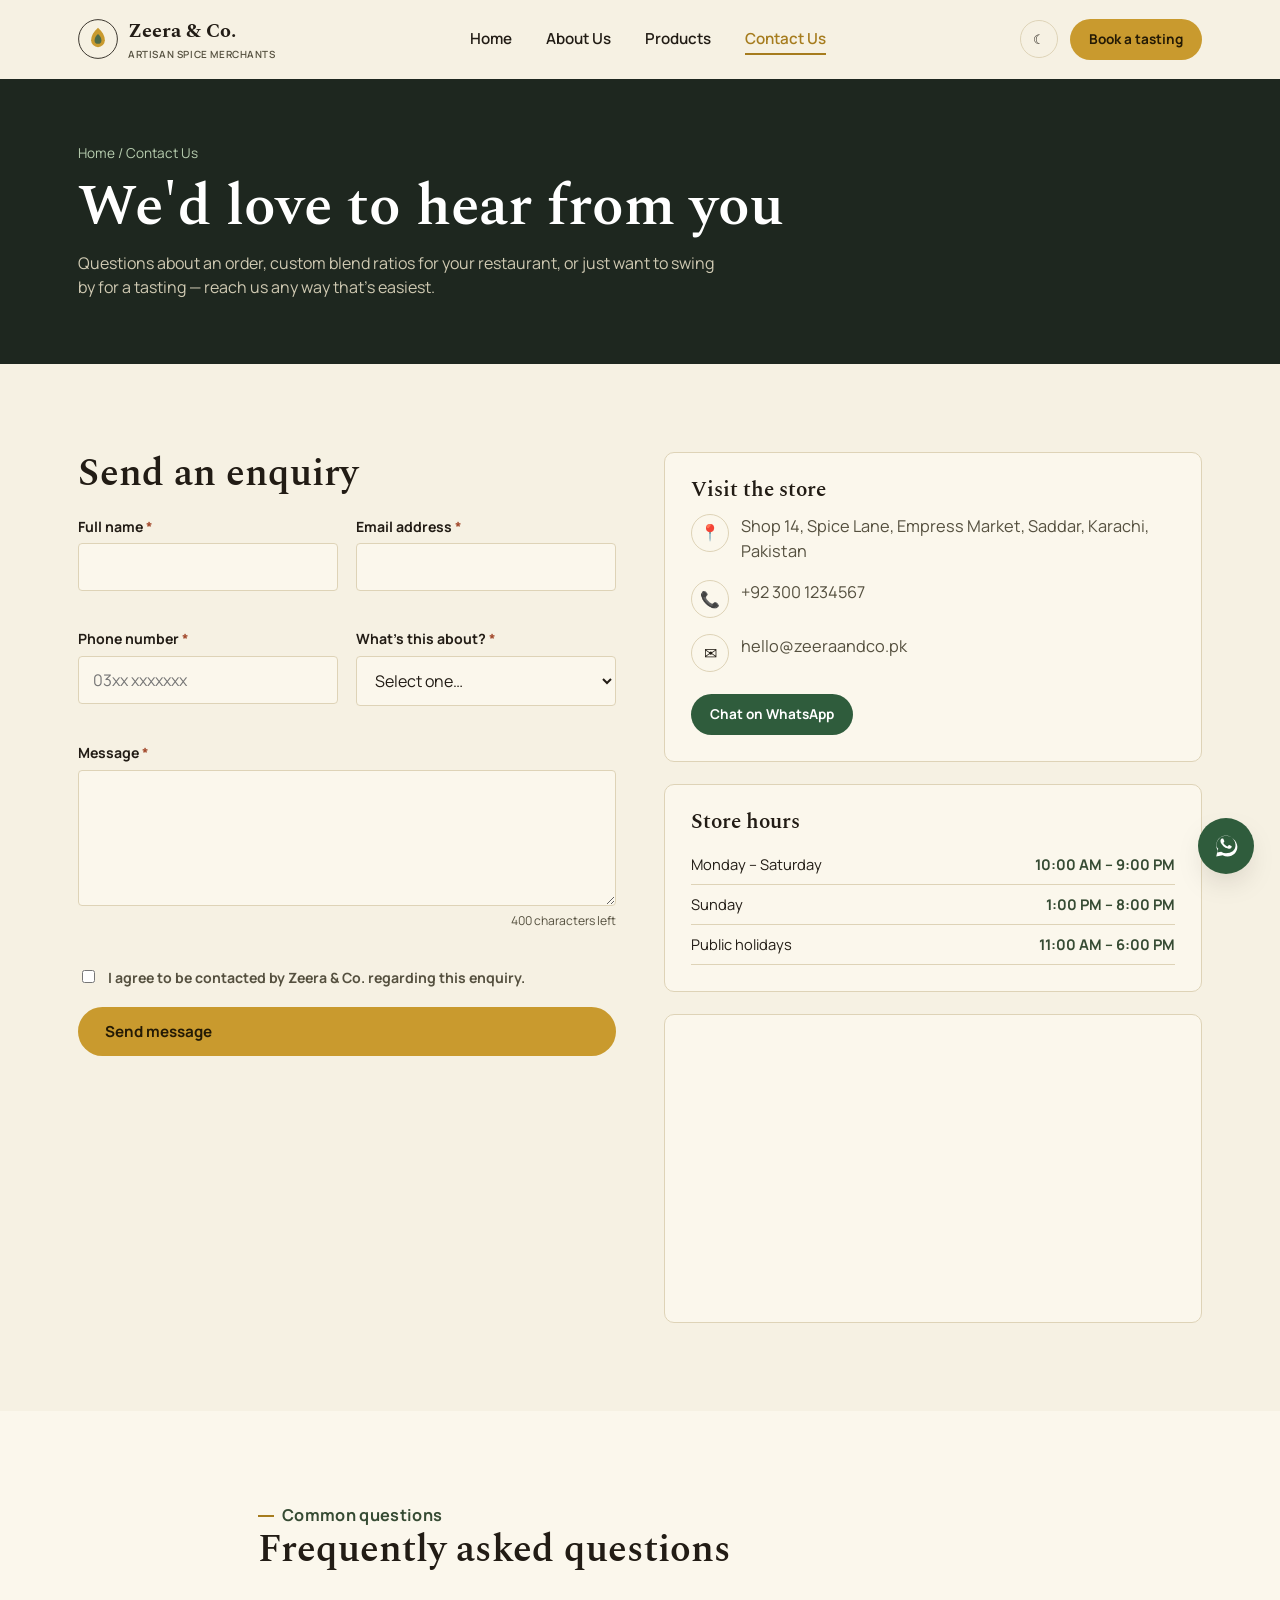
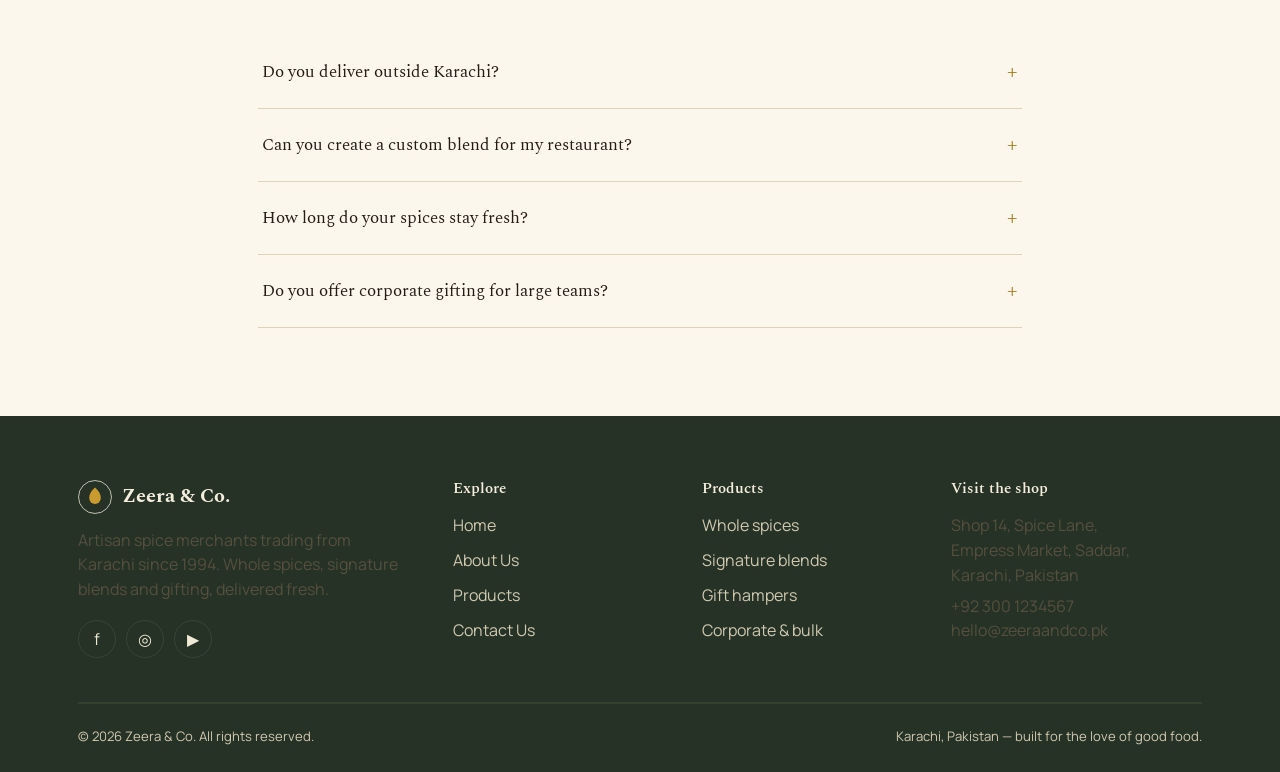
<file: contact.html>
<!DOCTYPE html>
<html lang="en">
<head>
<meta charset="UTF-8">
<meta name="viewport" content="width=device-width, initial-scale=1.0">
<title>Contact Us — Zeera & Co.</title>
<meta name="description" content="Visit our Saddar store, message us on WhatsApp, or send an enquiry — Zeera & Co. spice merchants, Karachi.">
<link rel="icon" href="data:image/svg+xml,<svg xmlns=%22http://www.w3.org/2000/svg%22 viewBox=%220 0 100 100%22><circle cx=%2250%22 cy=%2250%22 r=%2248%22 fill=%22%23C99A2E%22/></svg>">
<link rel="stylesheet" href="css/style.css">
</head>
<body>

<header class="site-header">
  <nav class="nav">
    <a href="index.html" class="brand">
      <svg width="40" height="40" viewBox="0 0 64 64" fill="none" xmlns="http://www.w3.org/2000/svg">
        <circle cx="32" cy="32" r="31" stroke="currentColor" stroke-width="1.4"/>
        <path d="M32 14c-7 6-11 13-11 20a11 11 0 0 0 22 0c0-7-4-14-11-20Z" fill="#C99A2E"/>
        <path d="M32 24c-3.5 3.2-5.5 6.7-5.5 10.2a5.5 5.5 0 0 0 11 0c0-3.5-2-7-5.5-10.2Z" fill="#4E6B49"/>
      </svg>
      <span>Zeera & Co.<small>ARTISAN SPICE MERCHANTS</small></span>
    </a>
    <ul class="nav-links">
      <li><a href="index.html">Home</a></li>
      <li><a href="about.html">About Us</a></li>
      <li><a href="services.html">Products</a></li>
      <li><a href="contact.html" aria-current="page">Contact Us</a></li>
    </ul>
    <div class="nav-actions">
      <button class="icon-btn" data-theme-toggle title="Toggle light/dark" aria-label="Toggle theme">☾</button>
      <a class="btn btn-primary btn-sm" href="contact.html">Book a tasting</a>
      <button class="nav-toggle" aria-label="Open menu" aria-expanded="false">
        <span></span><span></span><span></span>
      </button>
    </div>
  </nav>
</header>

<main>

  <section class="page-banner">
    <div class="container">
      <p class="crumb">Home / Contact Us</p>
      <h1>We'd love to hear from you</h1>
      <p>Questions about an order, custom blend ratios for your restaurant, or just want to swing by for a tasting — reach us any way that's easiest.</p>
    </div>
  </section>

  <section class="section">
    <div class="container">
      <div class="grid grid-2" style="gap:48px;align-items:start;">

        <!-- FORM -->
        <div class="reveal">
          <h2>Send an enquiry</h2>
          <div class="form-success" role="status"></div>
          <form data-contact-form novalidate>
            <div class="form-grid">
              <div class="field">
                <label for="fullName">Full name <span class="req">*</span></label>
                <input type="text" id="fullName" name="fullName" required>
                <span class="field-error"></span>
              </div>
              <div class="field">
                <label for="email">Email address <span class="req">*</span></label>
                <input type="email" id="email" name="email" required>
                <span class="field-error"></span>
              </div>
              <div class="field">
                <label for="phone">Phone number <span class="req">*</span></label>
                <input type="tel" id="phone" name="phone" placeholder="03xx xxxxxxx" required>
                <span class="field-error"></span>
              </div>
              <div class="field">
                <label for="subject">What's this about? <span class="req">*</span></label>
                <select id="subject" name="subject" required>
                  <option value="">Select one…</option>
                  <option>General enquiry</option>
                  <option>Order &amp; delivery question</option>
                  <option>Restaurant / bulk supply</option>
                  <option>Corporate gifting</option>
                  <option>Feedback</option>
                </select>
                <span class="field-error"></span>
              </div>
              <div class="field full">
                <label for="message">Message <span class="req">*</span></label>
                <textarea id="message" name="message" rows="5" maxlength="400" required></textarea>
                <div class="char-count" data-char-count>400 characters left</div>
                <span class="field-error"></span>
              </div>
              <div class="field full">
                <label class="checkbox-row">
                  <input type="checkbox" id="terms" name="terms">
                  I agree to be contacted by Zeera &amp; Co. regarding this enquiry.
                </label>
              </div>
              <div class="field full">
                <button type="submit" class="btn btn-primary">Send message</button>
              </div>
            </div>
          </form>
        </div>

        <!-- INFO -->
        <div class="reveal" style="display:grid;gap:22px;">
          <div class="info-card">
            <h3>Visit the store</h3>
            <div class="contact-line">
              <span class="icon-btn">📍</span>
              <p style="margin:0;">Shop 14, Spice Lane, Empress Market, Saddar, Karachi, Pakistan</p>
            </div>
            <div class="contact-line">
              <span class="icon-btn">📞</span>
              <p style="margin:0;">+92 300 1234567</p>
            </div>
            <div class="contact-line">
              <span class="icon-btn">✉</span>
              <p style="margin:0;">hello@zeeraandco.pk</p>
            </div>
            <a href="https://wa.me/923001234567?text=Hi%20Zeera%20%26%20Co%2C%20I%27d%20like%20to%20ask%20about%20your%20products." target="_blank" rel="noopener" class="btn btn-wa btn-sm" style="margin-top:6px;">Chat on WhatsApp</a>
          </div>

          <div class="info-card">
            <h3>Store hours</h3>
            <table class="hours-table">
              <tr><td>Monday – Saturday</td><td>10:00 AM – 9:00 PM</td></tr>
              <tr><td>Sunday</td><td>1:00 PM – 8:00 PM</td></tr>
              <tr><td>Public holidays</td><td>11:00 AM – 6:00 PM</td></tr>
            </table>
          </div>

          <div class="info-card" style="padding:10px;">
            <iframe class="map-frame" loading="lazy" allowfullscreen
              src="https://www.google.com/maps?q=Empress%20Market%2C%20Saddar%2C%20Karachi%2C%20Pakistan&output=embed"
              title="Zeera & Co. store location on Google Maps"></iframe>
          </div>
        </div>

      </div>
    </div>
  </section>

  <!-- FAQ -->
  <section class="section section--cream">
    <div class="container" style="max-width:820px;">
      <div class="section-head reveal">
        <div>
          <p class="eyebrow">Common questions</p>
          <h2>Frequently asked questions</h2>
        </div>
      </div>
      <div class="reveal">
        <div class="accordion-item">
          <button class="accordion-trigger" aria-expanded="false" aria-controls="faq1">
            Do you deliver outside Karachi? <span class="plus">+</span>
          </button>
          <div class="accordion-panel" id="faq1">
            <p>Yes — we ship nationwide via courier, usually arriving in 3–5 business days. Delivery is free within Karachi on orders over Rs. 3,000.</p>
          </div>
        </div>
        <div class="accordion-item">
          <button class="accordion-trigger" aria-expanded="false" aria-controls="faq2">
            Can you create a custom blend for my restaurant? <span class="plus">+</span>
          </button>
          <div class="accordion-panel" id="faq2">
            <p>Absolutely. Our Head of Blending works with restaurant kitchens to adjust heat, salt and aromatics to your recipe, then produces it consistently in bulk sacks.</p>
          </div>
        </div>
        <div class="accordion-item">
          <button class="accordion-trigger" aria-expanded="false" aria-controls="faq3">
            How long do your spices stay fresh? <span class="plus">+</span>
          </button>
          <div class="accordion-panel" id="faq3">
            <p>Ground blends are best used within 4–6 months; whole spices keep well over a year when stored in a sealed jar away from sunlight.</p>
          </div>
        </div>
        <div class="accordion-item">
          <button class="accordion-trigger" aria-expanded="false" aria-controls="faq4">
            Do you offer corporate gifting for large teams? <span class="plus">+</span>
          </button>
          <div class="accordion-panel" id="faq4">
            <p>Yes — our corporate gifting programme includes branded packaging and volume pricing, with scheduled delivery across multiple offices.</p>
          </div>
        </div>
      </div>
    </div>
  </section>

</main>

<footer class="site-footer">
  <div class="container">
    <div class="footer-grid">
      <div>
        <div class="brand" style="color:#F3EEDD;">
          <svg width="34" height="34" viewBox="0 0 64 64" fill="none" xmlns="http://www.w3.org/2000/svg">
            <circle cx="32" cy="32" r="31" stroke="currentColor" stroke-width="1.4"/>
            <path d="M32 14c-7 6-11 13-11 20a11 11 0 0 0 22 0c0-7-4-14-11-20Z" fill="#C99A2E"/>
          </svg>
          <span>Zeera & Co.</span>
        </div>
        <p style="margin-top:14px;max-width:32ch;">Artisan spice merchants trading from Karachi since 1994. Whole spices, signature blends and gifting, delivered fresh.</p>
        <div class="social-row">
          <a class="icon-btn" href="https://facebook.com" target="_blank" rel="noopener" aria-label="Facebook" style="border-color:#3A4438;color:#EFE9D6;">f</a>
          <a class="icon-btn" href="https://instagram.com" target="_blank" rel="noopener" aria-label="Instagram" style="border-color:#3A4438;color:#EFE9D6;">◎</a>
          <a class="icon-btn" href="https://youtube.com" target="_blank" rel="noopener" aria-label="YouTube" style="border-color:#3A4438;color:#EFE9D6;">▶</a>
        </div>
      </div>
      <div>
        <h4>Explore</h4>
        <ul class="footer-links">
          <li><a href="index.html">Home</a></li>
          <li><a href="about.html">About Us</a></li>
          <li><a href="services.html">Products</a></li>
          <li><a href="contact.html">Contact Us</a></li>
        </ul>
      </div>
      <div>
        <h4>Products</h4>
        <ul class="footer-links">
          <li><a href="services.html">Whole spices</a></li>
          <li><a href="services.html">Signature blends</a></li>
          <li><a href="services.html">Gift hampers</a></li>
          <li><a href="services.html">Corporate &amp; bulk</a></li>
        </ul>
      </div>
      <div>
        <h4>Visit the shop</h4>
        <p style="margin-bottom:6px;">Shop 14, Spice Lane,<br>Empress Market, Saddar,<br>Karachi, Pakistan</p>
        <p style="margin-bottom:0;">+92 300 1234567<br>hello@zeeraandco.pk</p>
      </div>
    </div>
    <div class="divider" style="background:#33402E;"></div>
    <div class="footer-bottom">
      <span>© <span data-year></span> Zeera & Co. All rights reserved.</span>
      <span>Karachi, Pakistan — built for the love of good food.</span>
    </div>
  </div>
</footer>

<a class="wa-float" href="https://wa.me/923001234567?text=Hi%20Zeera%20%26%20Co%2C%20I%27d%20like%20to%20ask%20about%20your%20products." target="_blank" rel="noopener" aria-label="Chat on WhatsApp">
  <svg width="26" height="26" viewBox="0 0 32 32" fill="white"><path d="M16 3C9.4 3 4 8.4 4 15c0 2.3.6 4.4 1.7 6.3L4 29l7.9-1.6c1.8 1 3.9 1.5 6.1 1.5 6.6 0 12-5.4 12-12S22.6 3 16 3zm0 21.8c-2 0-3.9-.5-5.5-1.5l-.4-.2-4.7 1 1-4.6-.3-.4C4.9 17.7 4.3 16 4.3 15c0-6.5 5.3-11.7 11.7-11.7S27.7 8.5 27.7 15 22.5 24.8 16 24.8zm6.4-8.8c-.3-.2-2-1-2.3-1.1-.3-.1-.5-.2-.8.2s-.9 1.1-1.1 1.3-.4.3-.7.1c-.3-.2-1.4-.5-2.7-1.7-1-.9-1.7-2-1.9-2.3-.2-.3 0-.5.2-.7.2-.2.3-.4.5-.6.2-.2.2-.4.3-.6.1-.2 0-.5 0-.7s-.8-1.9-1.1-2.6c-.3-.7-.6-.6-.8-.6h-.7c-.2 0-.6.1-.9.4-.3.3-1.2 1.1-1.2 2.8s1.2 3.3 1.4 3.5c.2.3 2.4 3.7 5.9 5.1.8.3 1.4.6 1.9.7.8.3 1.5.2 2.1.1.6-.1 2-.8 2.2-1.6.3-.8.3-1.5.2-1.6-.1-.2-.3-.3-.6-.4z"/></svg>
</a>
<button class="to-top" aria-label="Back to top">↑</button>

<script src="js/script.js"></script>
</body>
</html>
</file>
<file: css/style.css>
/* =========================================================
   Zeera & Co. — stylesheet
   Palette: linen / charcoal-green / turmeric gold / cardamom green
   Type: Spectral (display) + Manrope (body & UI)
   ========================================================= */

@import url('https://fonts.googleapis.com/css2?family=Spectral:ital,wght@0,400;0,500;0,600;0,700;1,500&family=Manrope:wght@400;500;600;700;800&display=swap');

:root{
  --bg:            #F6F1E3;
  --bg-deep:       #1E271F;
  --bg-deep-2:     #263226;
  --cream:         #FBF7EC;
  --ink:           #221C15;
  --ink-soft:      #55503F;
  --line:          #DED3B7;
  --gold:          #C99A2E;
  --gold-deep:     #A67C1E;
  --green:         #4E6B49;
  --green-deep:    #364B33;
  --rust:          #A34A2D;

  --font-display: 'Spectral', Georgia, serif;
  --font-body: 'Manrope', -apple-system, Segoe UI, sans-serif;

  --radius-s: 4px;
  --radius-m: 10px;
  --shadow-1: 0 1px 2px rgba(30,20,10,.06);
  --shadow-2: 0 12px 32px -12px rgba(30,20,10,.28);
  --maxw: 1180px;
}

html[data-theme="dark"]{
  --bg:            #191F1A;
  --cream:         #222B22;
  --ink:           #F2ECDD;
  --ink-soft:      #C7BEA4;
  --line:          #3A4438;
  --bg-deep:       #12160F;
  --bg-deep-2:     #171E14;
}

*,*::before,*::after{ box-sizing:border-box; }
html{ scroll-behavior:smooth; }
body{
  margin:0;
  font-family:var(--font-body);
  background:var(--bg);
  color:var(--ink);
  line-height:1.55;
  -webkit-font-smoothing:antialiased;
  transition:background .3s ease, color .3s ease;
}
img{ max-width:100%; display:block; }
a{ color:inherit; text-decoration:none; }
ul{ margin:0; padding:0; list-style:none; }
h1,h2,h3,h4{
  font-family:var(--font-display);
  font-weight:600;
  line-height:1.15;
  margin:0 0 .5em;
  color:var(--ink);
}
h1{ font-size:clamp(2.4rem,4.5vw,3.6rem); font-weight:600; }
h2{ font-size:clamp(1.8rem,3vw,2.5rem); }
h3{ font-size:1.3rem; }
p{ margin:0 0 1em; color:var(--ink-soft); max-width:64ch; }
.section p{ font-size:1.02rem; }
button{ font-family:inherit; cursor:pointer; }
input,textarea,select{ font-family:inherit; font-size:1rem; }

:focus-visible{
  outline:2px solid var(--gold-deep);
  outline-offset:3px;
}

.container{
  max-width:var(--maxw);
  margin:0 auto;
  padding:0 28px;
}

.eyebrow{
  display:inline-flex;
  align-items:center;
  gap:8px;
  font-size:.8rem;
  color:var(--green-deep);
  font-weight:700;
  letter-spacing:.02em;
  margin-bottom:14px;
}
html[data-theme="dark"] .eyebrow{ color:#9FC498; }
.eyebrow::before{
  content:"";
  width:16px; height:2px;
  background:var(--gold-deep);
  display:inline-block;
}

.section{ padding:88px 0; }
.section--tight{ padding:56px 0; }
.section--deep{ background:var(--bg-deep); color:#EFE9D6; }
.section--deep h2, .section--deep h1{ color:#FBF7EC; }
.section--deep p{ color:#C9C3AC; }
.section--cream{ background:var(--cream); }

.section-head{
  display:flex;
  justify-content:space-between;
  align-items:flex-end;
  gap:24px;
  margin-bottom:44px;
  flex-wrap:wrap;
}
.section-head p{ margin:0; }

/* ---------- Buttons ---------- */
.btn{
  display:inline-flex;
  align-items:center;
  gap:10px;
  padding:13px 26px;
  border-radius:100px;
  font-weight:700;
  font-size:.95rem;
  border:1px solid transparent;
  transition:transform .18s ease, box-shadow .18s ease, background .18s ease, color .18s ease;
  white-space:nowrap;
}
.btn:active{ transform:translateY(1px); }
.btn-primary{ background:var(--gold); color:#241A05; }
.btn-primary:hover{ background:var(--gold-deep); box-shadow:var(--shadow-2); }
.btn-outline{ border-color:currentColor; color:var(--ink); background:transparent; }
.btn-outline:hover{ background:var(--ink); color:var(--bg); }
.section--deep .btn-outline{ color:#EFE9D6; }
.section--deep .btn-outline:hover{ background:#EFE9D6; color:var(--bg-deep); }
.btn-ghost{ color:var(--green-deep); font-weight:700; }
.btn-ghost::after{ content:"›"; margin-left:2px; }
.btn-sm{ padding:9px 18px; font-size:.85rem; }
.btn-wa{
  background:#2F5C3C; color:#fff;
}
.btn-wa:hover{ background:#254A30; }

/* ---------- Header / Nav ---------- */
.site-header{
  position:sticky; top:0; z-index:80;
  background:rgba(246,241,227,.92);
  backdrop-filter:blur(10px);
  border-bottom:1px solid transparent;
  transition:border-color .25s ease, box-shadow .25s ease, background .25s ease;
}
html[data-theme="dark"] .site-header{ background:rgba(25,31,26,.9); }
.site-header.is-scrolled{
  border-bottom-color:var(--line);
  box-shadow:0 6px 20px -14px rgba(0,0,0,.35);
}
.nav{
  display:flex; align-items:center; justify-content:space-between;
  padding:16px 28px;
  max-width:var(--maxw); margin:0 auto;
}
.brand{
  display:flex; align-items:center; gap:10px;
  font-family:var(--font-display); font-weight:700; font-size:1.25rem;
}
.brand small{
  display:block; font-family:var(--font-body); font-weight:600;
  font-size:.62rem; color:var(--ink-soft); letter-spacing:.06em;
}
.nav-links{
  display:flex; align-items:center; gap:34px;
  font-weight:600; font-size:.95rem;
}
.nav-links a{
  position:relative; padding:6px 0; color:var(--ink);
}
.nav-links a::after{
  content:""; position:absolute; left:0; right:100%; bottom:0; height:2px;
  background:var(--gold-deep); transition:right .22s ease;
}
.nav-links a:hover::after, .nav-links a[aria-current="page"]::after{ right:0; }
.nav-links a[aria-current="page"]{ color:var(--gold-deep); }
.nav-actions{ display:flex; align-items:center; gap:12px; }

.icon-btn{
  width:38px; height:38px; border-radius:50%;
  display:inline-flex; align-items:center; justify-content:center;
  border:1px solid var(--line); background:transparent; color:var(--ink);
  transition:background .2s ease, color .2s ease, transform .2s ease;
}
.icon-btn:hover{ background:var(--ink); color:var(--bg); }

.nav-toggle{
  display:none; flex-direction:column; gap:5px; background:none; border:0; padding:6px;
}
.nav-toggle span{ width:24px; height:2px; background:var(--ink); display:block; transition:transform .25s ease, opacity .25s ease; }

/* ---------- Hero ---------- */
.hero{
  display:grid; grid-template-columns:1.05fr .95fr; gap:56px; align-items:center;
  padding:64px 0 80px;
}
.hero-copy .btn-row{ display:flex; gap:14px; margin-top:30px; flex-wrap:wrap; }
.hero-stats{ display:flex; gap:34px; margin-top:44px; flex-wrap:wrap; }
.hero-stats div{ min-width:100px; }
.hero-stats strong{ display:block; font-family:var(--font-display); font-size:1.7rem; color:var(--gold-deep); }
.hero-stats span{ font-size:.82rem; color:var(--ink-soft); }

.slider{
  position:relative; border-radius:var(--radius-m); overflow:hidden;
  box-shadow:var(--shadow-2); aspect-ratio:4/5; background:var(--bg-deep);
}
.slider-track{ display:flex; height:100%; transition:transform .6s cubic-bezier(.65,0,.35,1); }
.slider-track img{ min-width:100%; height:100%; object-fit:cover; }
.slider-caption{
  position:absolute; left:18px; bottom:18px; right:18px;
  background:rgba(20,16,8,.55); backdrop-filter:blur(4px);
  color:#F5EEDA; padding:12px 16px; border-radius:var(--radius-s); font-size:.85rem;
}
.slider-arrows{ position:absolute; inset:0; display:flex; justify-content:space-between; align-items:center; padding:0 10px; pointer-events:none; }
.slider-arrows button{
  pointer-events:auto; width:38px; height:38px; border-radius:50%; border:0;
  background:rgba(255,255,255,.85); color:var(--ink); font-size:1.1rem;
  display:flex; align-items:center; justify-content:center;
}
.slider-dots{ position:absolute; top:16px; right:16px; display:flex; gap:6px; }
.slider-dots button{
  width:8px; height:8px; border-radius:50%; border:0; background:rgba(255,255,255,.5); padding:0;
}
.slider-dots button.is-active{ background:#fff; width:22px; border-radius:5px; }

/* ---------- Marquee ---------- */
.marquee{
  overflow:hidden; border-top:1px solid var(--line); border-bottom:1px solid var(--line);
  background:var(--cream); padding:16px 0;
}
.marquee-track{
  display:flex; gap:56px; white-space:nowrap; width:max-content;
  animation:scroll-left 26s linear infinite;
  font-family:var(--font-display); font-style:italic; font-size:1.05rem; color:var(--green-deep);
}
.marquee:hover .marquee-track{ animation-play-state:paused; }
@keyframes scroll-left{ from{ transform:translateX(0);} to{ transform:translateX(-50%);} }
@media (prefers-reduced-motion:reduce){ .marquee-track{ animation:none; overflow-x:auto; } }

/* ---------- Cards / grids ---------- */
.grid{ display:grid; gap:26px; }
.grid-3{ grid-template-columns:repeat(3,1fr); }
.grid-4{ grid-template-columns:repeat(4,1fr); }
.grid-2{ grid-template-columns:1fr 1fr; }

.card{
  background:var(--cream); border:1px solid var(--line); border-radius:var(--radius-m);
  padding:30px 26px; transition:transform .2s ease, box-shadow .2s ease;
}
.card:hover{ transform:translateY(-4px); box-shadow:var(--shadow-2); }
.card .glyph{
  width:46px; height:46px; border-radius:50%; background:var(--green); color:#fff;
  display:flex; align-items:center; justify-content:center; margin-bottom:18px; font-size:1.2rem;
}

.product-card{
  border:1px solid var(--line); border-radius:var(--radius-m); overflow:hidden;
  background:var(--cream); display:flex; flex-direction:column;
  transition:transform .2s ease, box-shadow .2s ease;
}
.product-card:hover{ transform:translateY(-4px); box-shadow:var(--shadow-2); }
.product-media{ position:relative; aspect-ratio:4/3; overflow:hidden; }
.product-media img{ width:100%; height:100%; object-fit:cover; transition:transform .4s ease; }
.product-card:hover .product-media img{ transform:scale(1.06); }
.product-tag{
  position:absolute; top:12px; left:12px; background:rgba(251,247,236,.92);
  color:var(--green-deep); font-size:.72rem; font-weight:700; padding:5px 10px; border-radius:100px;
}
.product-body{ padding:20px; display:flex; flex-direction:column; gap:10px; flex:1; }
.product-body h3{ margin:0; }
.product-price{ font-family:var(--font-display); color:var(--gold-deep); font-size:1.15rem; margin-top:auto; }
.product-foot{ display:flex; align-items:center; justify-content:space-between; gap:10px; margin-top:6px; }

/* ---------- Timeline ---------- */
.timeline{ position:relative; padding-left:28px; border-left:2px solid var(--line); display:grid; gap:38px; }
.timeline-item{ position:relative; }
.timeline-item::before{
  content:attr(data-step); position:absolute; left:-42px; top:-2px;
  width:28px; height:28px; border-radius:50%; background:var(--gold); color:#241A05;
  font-weight:800; font-size:.78rem; display:flex; align-items:center; justify-content:center;
}
.timeline-item h3{ margin-bottom:4px; }
.timeline-item time{ font-size:.8rem; color:var(--gold-deep); font-weight:700; }

/* ---------- Stats ---------- */
.stat-grid{ display:grid; grid-template-columns:repeat(4,1fr); gap:24px; text-align:center; }
.stat-grid .num{ font-family:var(--font-display); font-size:2.6rem; color:var(--gold); }
.stat-grid span{ display:block; color:#C9C3AC; font-size:.88rem; margin-top:6px; }

/* ---------- Team ---------- */
.team-card{ text-align:left; }
.team-card img{ border-radius:var(--radius-m); aspect-ratio:1/1; object-fit:cover; margin-bottom:16px; }
.team-card .role{ color:var(--gold-deep); font-size:.82rem; font-weight:700; }

/* ---------- Testimonials ---------- */
.testi-wrap{ position:relative; max-width:760px; margin:0 auto; text-align:center; }
.testi-slide{ display:none; }
.testi-slide.is-active{ display:block; animation:fadein .5s ease; }
@keyframes fadein{ from{ opacity:0; transform:translateY(6px);} to{ opacity:1; transform:none;} }
.testi-slide p{ font-family:var(--font-display); font-style:italic; font-size:1.35rem; color:var(--ink); max-width:none; }
.section--deep .testi-slide p{ color:#F3EEDD; }
.testi-name{ font-weight:700; margin-top:16px; }
.testi-role{ font-size:.85rem; color:var(--ink-soft); }
.testi-nav{ display:flex; gap:8px; justify-content:center; margin-top:26px; }
.testi-nav button{ width:9px; height:9px; border-radius:50%; border:0; background:var(--line); padding:0; }
.testi-nav button.is-active{ background:var(--gold); width:24px; border-radius:5px; }
.section--deep .testi-nav button{ background:#3A4438; }
.section--deep .testi-nav button.is-active{ background:var(--gold); }

/* ---------- Newsletter ---------- */
.newsletter{
  display:flex; align-items:center; justify-content:space-between; gap:30px;
  background:var(--green-deep); color:#F3F0E1; border-radius:var(--radius-m);
  padding:40px 44px; flex-wrap:wrap;
}
.newsletter h3{ color:#fff; margin-bottom:6px; }
.newsletter p{ color:#D6DED2; margin:0; }
.newsletter-form{ display:flex; gap:10px; flex-wrap:wrap; }
.newsletter-form input{
  padding:13px 18px; border-radius:100px; border:1px solid rgba(255,255,255,.35);
  background:rgba(255,255,255,.08); color:#fff; min-width:230px;
}
.newsletter-form input::placeholder{ color:#C6D0C2; }
.form-msg{ margin-top:10px; font-size:.85rem; font-weight:600; }
.form-msg.ok{ color:#BFE6B0; }
.form-msg.err{ color:#F2B9A9; }

/* ---------- Filters / search (products) ---------- */
.filter-bar{
  display:flex; align-items:center; justify-content:space-between; gap:20px;
  flex-wrap:wrap; margin-bottom:36px;
}
.filter-pills{ display:flex; gap:10px; flex-wrap:wrap; }
.pill{
  border:1px solid var(--line); background:var(--cream); padding:9px 18px;
  border-radius:100px; font-weight:600; font-size:.88rem; color:var(--ink-soft);
  transition:background .18s ease, color .18s ease, border-color .18s ease;
}
.pill.is-active, .pill:hover{ background:var(--green); border-color:var(--green); color:#fff; }
.search-box{ position:relative; }
.search-box input{
  padding:11px 18px 11px 40px; border-radius:100px; border:1px solid var(--line);
  background:var(--cream); min-width:230px; color:var(--ink);
}
.search-box svg{ position:absolute; left:14px; top:50%; transform:translateY(-50%); opacity:.55; }
.empty-state{ text-align:center; padding:60px 20px; color:var(--ink-soft); display:none; }
.empty-state.is-visible{ display:block; }

/* ---------- Modal ---------- */
.modal-overlay{
  position:fixed; inset:0; background:rgba(20,16,8,.55); backdrop-filter:blur(2px);
  display:flex; align-items:center; justify-content:center; padding:24px; z-index:200;
  opacity:0; pointer-events:none; transition:opacity .2s ease;
}
.modal-overlay.is-open{ opacity:1; pointer-events:auto; }
.modal{
  background:var(--cream); border-radius:var(--radius-m); max-width:760px; width:100%;
  display:grid; grid-template-columns:1fr 1fr; overflow:hidden; max-height:88vh;
  transform:translateY(14px) scale(.98); transition:transform .25s ease; box-shadow:var(--shadow-2);
}
.modal-overlay.is-open .modal{ transform:none; }
.modal-media{ position:relative; }
.modal-media img{ width:100%; height:100%; object-fit:cover; }
.modal-body{ padding:30px; overflow-y:auto; position:relative; }
.modal-close{
  position:absolute; top:14px; right:14px; width:34px; height:34px; border-radius:50%;
  border:1px solid var(--line); background:var(--cream); font-size:1rem;
}
.qty-row{ display:flex; align-items:center; gap:14px; margin:18px 0; }
.qty-control{ display:flex; align-items:center; border:1px solid var(--line); border-radius:100px; }
.qty-control button{ width:34px; height:34px; border:0; background:none; font-size:1.1rem; }
.qty-control span{ min-width:26px; text-align:center; font-weight:700; }
.modal-actions{ display:flex; gap:10px; margin-top:20px; flex-wrap:wrap; }

/* ---------- Inquiry tray ---------- */
.tray-toggle{
  position:fixed; right:26px; bottom:96px; z-index:150;
  background:var(--ink); color:var(--bg); width:56px; height:56px; border-radius:50%;
  border:0; display:flex; align-items:center; justify-content:center; box-shadow:var(--shadow-2);
}
.tray-toggle .count{
  position:absolute; top:-4px; right:-4px; background:var(--rust); color:#fff;
  font-size:.7rem; font-weight:700; width:20px; height:20px; border-radius:50%;
  display:flex; align-items:center; justify-content:center;
}
.tray{
  position:fixed; right:26px; bottom:162px; width:300px; max-height:60vh; overflow-y:auto;
  background:var(--cream); border:1px solid var(--line); border-radius:var(--radius-m);
  box-shadow:var(--shadow-2); padding:18px; z-index:150; display:none;
}
.tray.is-open{ display:block; }
.tray h4{ margin-bottom:12px; }
.tray-item{ display:flex; justify-content:space-between; align-items:center; gap:8px; padding:8px 0; border-bottom:1px solid var(--line); font-size:.9rem; }
.tray-item button{ background:none; border:0; color:var(--rust); font-size:.85rem; }
.tray-empty{ font-size:.85rem; color:var(--ink-soft); }

/* ---------- Page header banner ---------- */
.page-banner{
  padding:64px 0 48px; background:var(--bg-deep); color:#F3EEDD;
}
.page-banner .crumb{ font-size:.85rem; color:#B7CDAF; margin-bottom:10px; }
.page-banner h1{ color:#fff; margin-bottom:10px; }
.page-banner p{ color:#CFC9B2; }

/* ---------- Form ---------- */
.form-grid{ display:grid; grid-template-columns:1fr 1fr; gap:18px; }
.field{ display:flex; flex-direction:column; gap:6px; }
.field.full{ grid-column:1/-1; }
.field label{ font-weight:700; font-size:.88rem; }
.field .req{ color:var(--rust); }
.field input, .field select, .field textarea{
  padding:12px 14px; border:1px solid var(--line); border-radius:var(--radius-s);
  background:var(--cream); color:var(--ink);
}
.field input:focus, .field select:focus, .field textarea:focus{ border-color:var(--gold-deep); }
.field.has-error input, .field.has-error textarea, .field.has-error select{ border-color:var(--rust); }
.field-error{ font-size:.78rem; color:var(--rust); min-height:1em; }
.char-count{ font-size:.76rem; color:var(--ink-soft); text-align:right; }
.checkbox-row{ display:flex; align-items:flex-start; gap:10px; font-size:.88rem; color:var(--ink-soft); }
.checkbox-row input{ margin-top:3px; }
.form-success{
  display:none; background:#3A5236; color:#EAF3E4; padding:16px 18px; border-radius:var(--radius-s);
  margin-bottom:20px; font-weight:600;
}
.form-success.is-visible{ display:block; }

/* ---------- Info / map / hours / faq ---------- */
.info-card{ background:var(--cream); border:1px solid var(--line); border-radius:var(--radius-m); padding:26px; }
.hours-table{ width:100%; border-collapse:collapse; font-size:.92rem; }
.hours-table td{ padding:8px 0; border-bottom:1px solid var(--line); }
.hours-table td:last-child{ text-align:right; font-weight:700; color:var(--green-deep); }
.map-frame{ border:0; width:100%; height:280px; border-radius:var(--radius-m); filter:sepia(8%) saturate(1.05); }
.contact-line{ display:flex; gap:12px; align-items:flex-start; margin-bottom:16px; }
.contact-line .icon-btn{ pointer-events:none; flex:none; }

.accordion-item{ border-bottom:1px solid var(--line); }
.accordion-trigger{
  width:100%; display:flex; justify-content:space-between; align-items:center; gap:12px;
  background:none; border:0; padding:20px 4px; text-align:left; font-family:var(--font-display);
  font-size:1.05rem; color:var(--ink);
}
.accordion-trigger .plus{ transition:transform .25s ease; font-size:1.3rem; color:var(--gold-deep); }
.accordion-trigger[aria-expanded="true"] .plus{ transform:rotate(45deg); }
.accordion-panel{ max-height:0; overflow:hidden; transition:max-height .3s ease; }
.accordion-panel p{ padding:0 4px 20px; }

/* ---------- Footer ---------- */
.site-footer{ background:var(--bg-deep-2); color:#CFC9B2; padding:64px 0 26px; }
.footer-grid{ display:grid; grid-template-columns:1.6fr 1fr 1fr 1.2fr; gap:40px; margin-bottom:44px; }
.site-footer h4{ color:#F3EEDD; font-size:.95rem; margin-bottom:16px; }
.site-footer a:hover{ color:#F3EEDD; }
.footer-links li{ margin-bottom:10px; }
.social-row{ display:flex; gap:10px; margin-top:18px; }
.footer-bottom{
  border-top:1px solid #33402E; padding-top:22px; display:flex;
  justify-content:space-between; flex-wrap:wrap; gap:10px; font-size:.82rem;
}

/* ---------- WhatsApp float ---------- */
.wa-float{
  position:fixed; right:26px; bottom:26px; z-index:150;
  background:#2F5C3C; color:#fff; width:56px; height:56px; border-radius:50%;
  display:flex; align-items:center; justify-content:center; box-shadow:var(--shadow-2);
  animation:pulse 2.6s ease infinite;
}
@keyframes pulse{ 0%,100%{ box-shadow:0 0 0 0 rgba(47,92,60,.4);} 50%{ box-shadow:0 0 0 10px rgba(47,92,60,0);} }

/* ---------- Back to top ---------- */
.to-top{
  position:fixed; left:26px; bottom:26px; z-index:150; width:44px; height:44px; border-radius:50%;
  background:var(--ink); color:var(--bg); border:0; display:flex; align-items:center; justify-content:center;
  opacity:0; pointer-events:none; transform:translateY(10px); transition:opacity .25s ease, transform .25s ease;
}
.to-top.is-visible{ opacity:1; pointer-events:auto; transform:none; }

/* ---------- Reveal on scroll ---------- */
.reveal{ opacity:0; transform:translateY(18px); transition:opacity .6s ease, transform .6s ease; }
.reveal.is-visible{ opacity:1; transform:none; }

/* ---------- Utilities ---------- */
.text-center{ text-align:center; }
.mt-0{ margin-top:0; }
.divider{ height:1px; background:var(--line); margin:0; border:0; }

/* ---------- Responsive ---------- */
@media (max-width:980px){
  .hero{ grid-template-columns:1fr; }
  .grid-4{ grid-template-columns:repeat(2,1fr); }
  .grid-3{ grid-template-columns:repeat(2,1fr); }
  .stat-grid{ grid-template-columns:repeat(2,1fr); }
  .footer-grid{ grid-template-columns:1fr 1fr; }
  .form-grid{ grid-template-columns:1fr; }
  .modal{ grid-template-columns:1fr; }
  .modal-media{ aspect-ratio:16/9; }
}
@media (max-width:720px){
  .nav-links{
    position:fixed; inset:70px 0 0 0; background:var(--bg); flex-direction:column;
    justify-content:flex-start; align-items:flex-start; padding:36px 28px; gap:24px;
    font-size:1.15rem; transform:translateX(100%); transition:transform .3s ease;
  }
  .nav-links.is-open{ transform:none; }
  .nav-toggle{ display:flex; }
  .grid-4, .grid-3, .grid-2{ grid-template-columns:1fr; }
  .stat-grid{ grid-template-columns:1fr 1fr; }
  .newsletter{ flex-direction:column; align-items:flex-start; }
  .footer-grid{ grid-template-columns:1fr; }
  .section{ padding:60px 0; }
  .tray{ width:calc(100vw - 52px); right:26px; }
}

/* ---------- Team photography ---------- */
.team-card img{
  width:100%;
  aspect-ratio:1/1;
  object-fit:cover;
  object-position:center;
  border-radius:10px;
  margin-bottom:18px;
  background:var(--line);
}
.team-note{
  margin:8px 0 0;
  font-size:.92rem !important;
}
</file>
